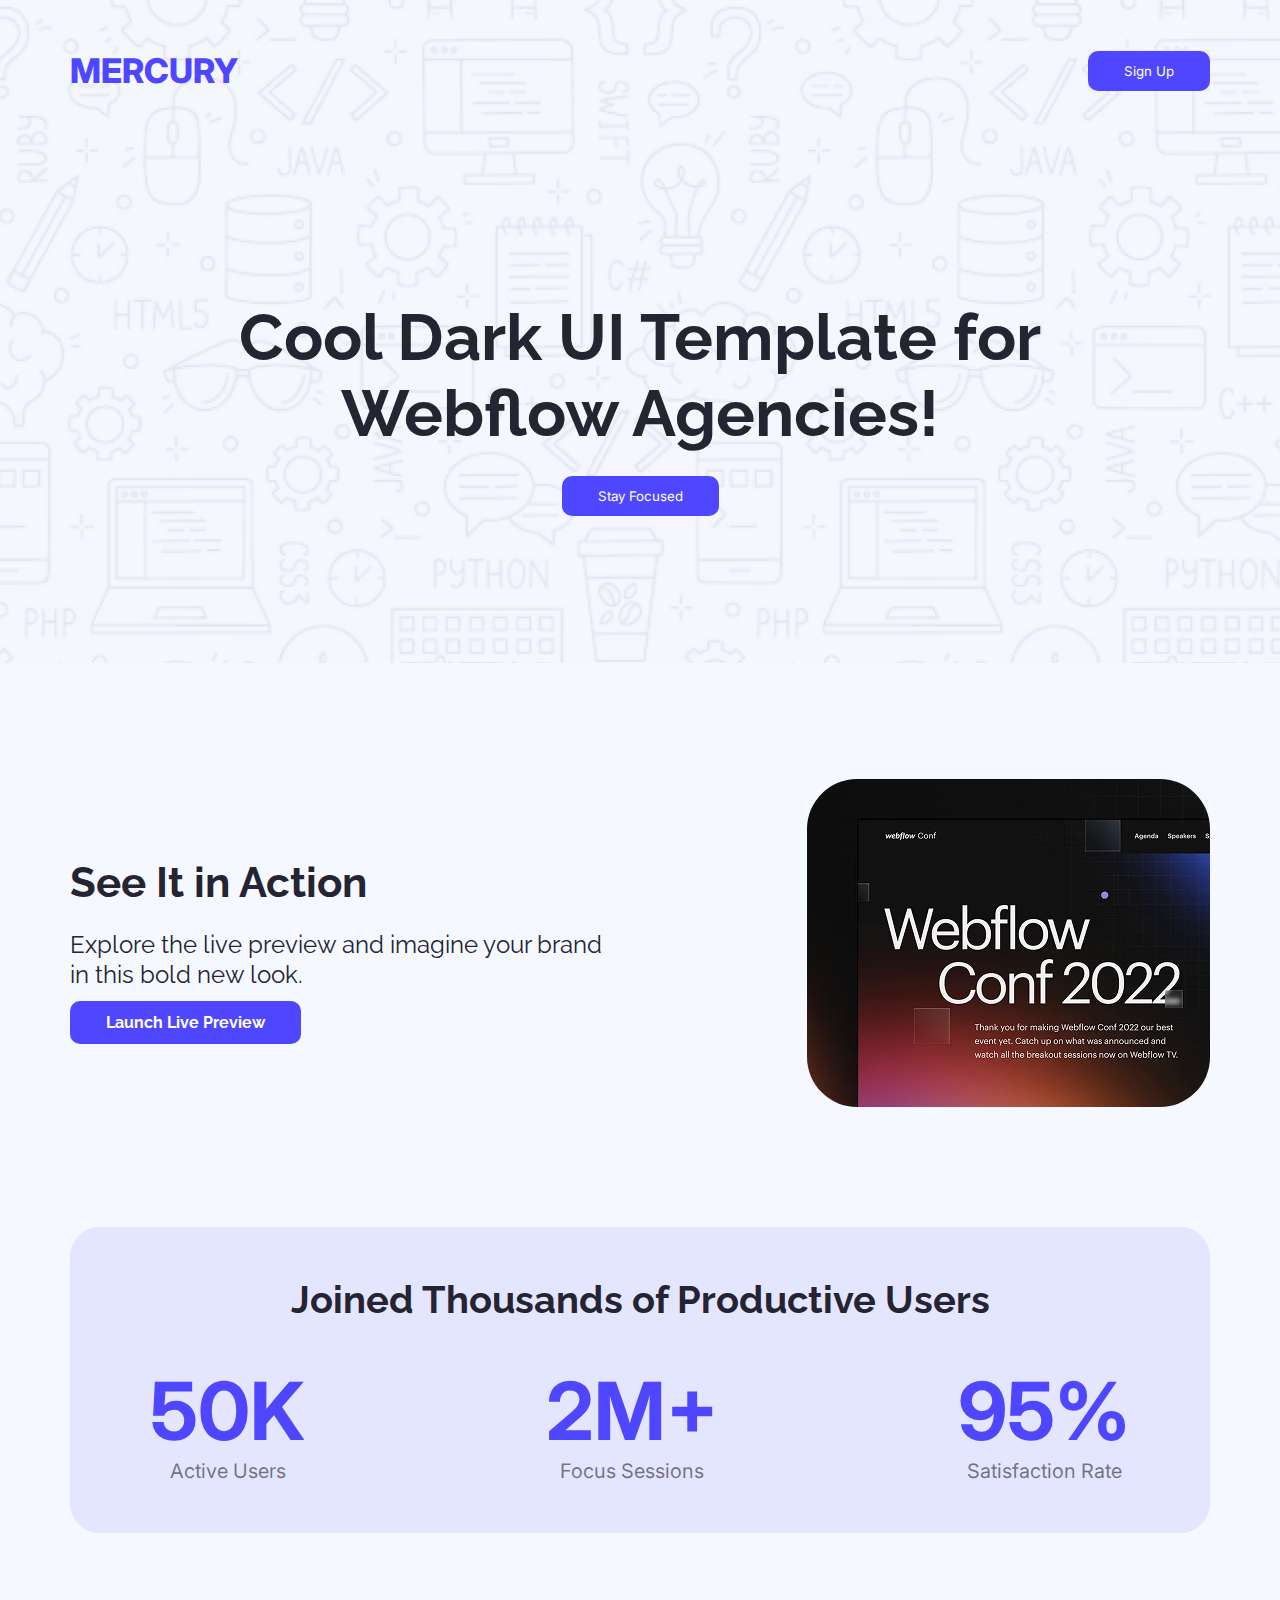
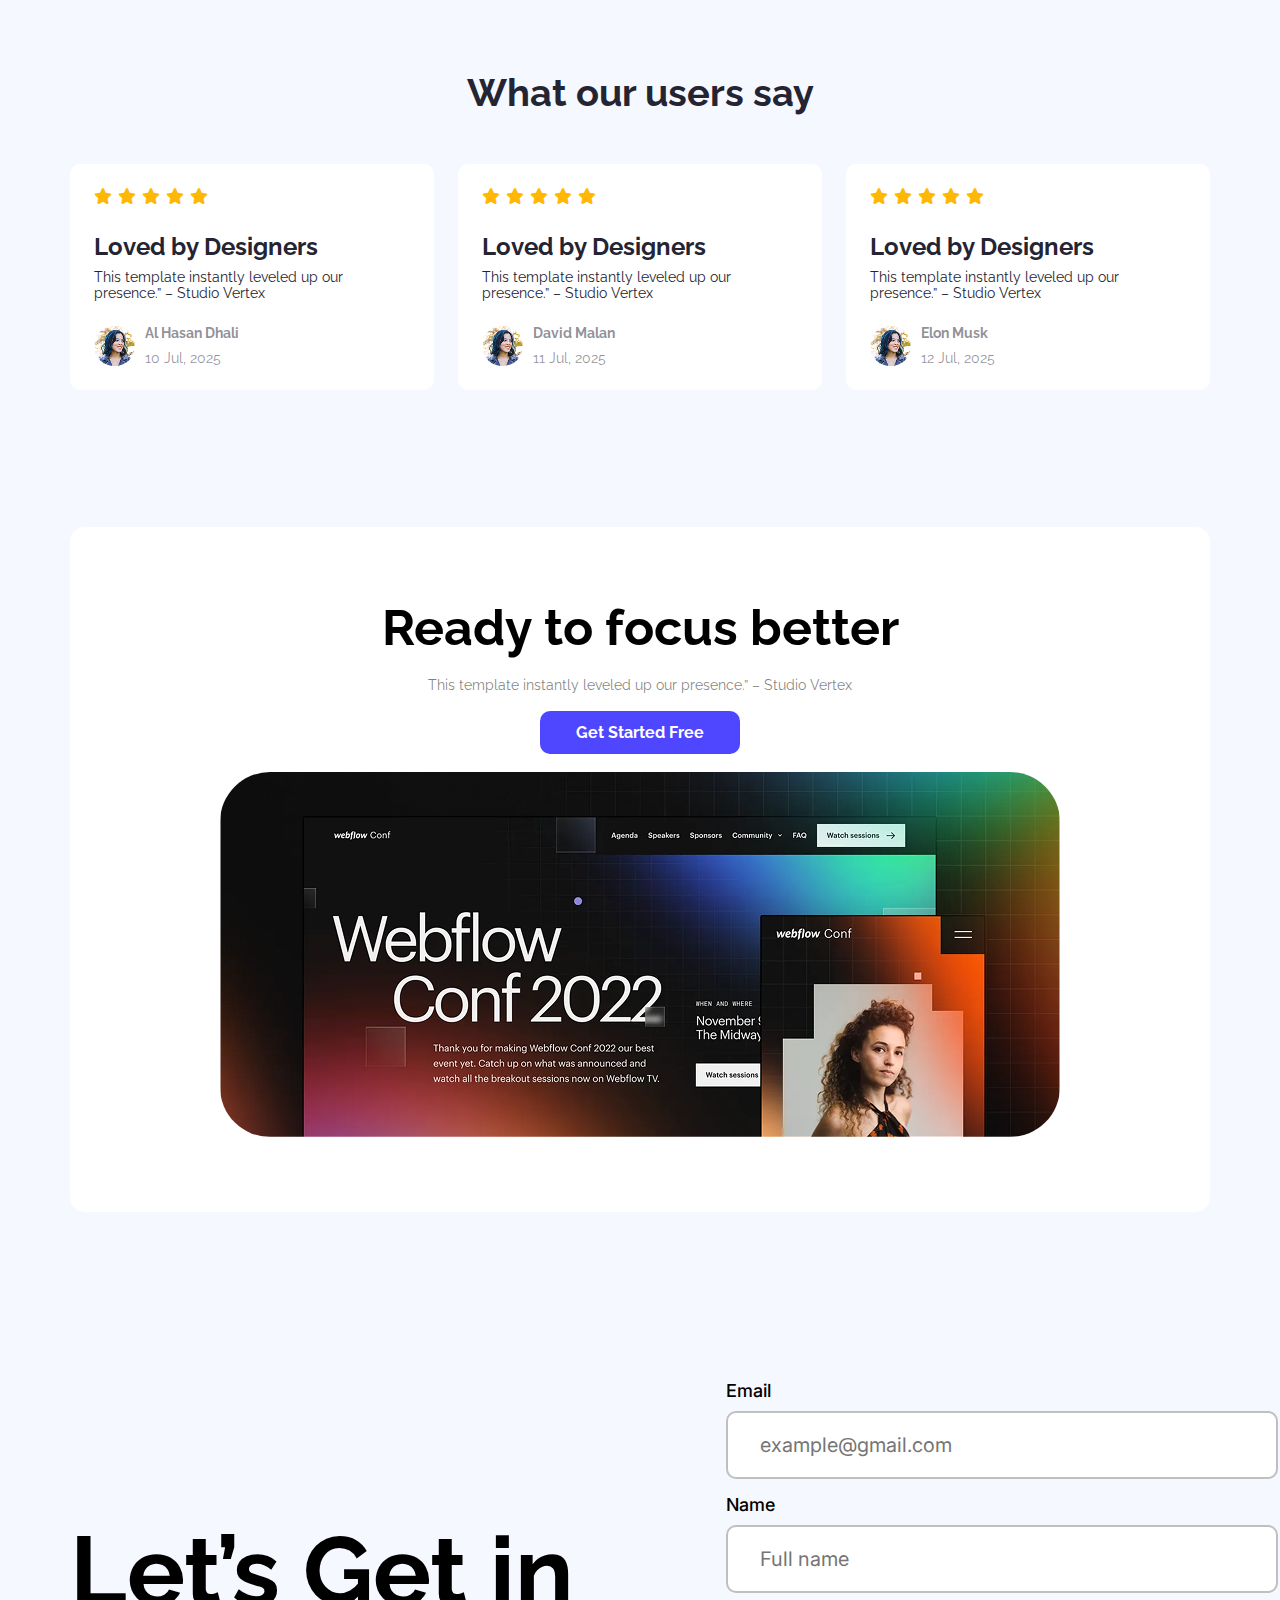
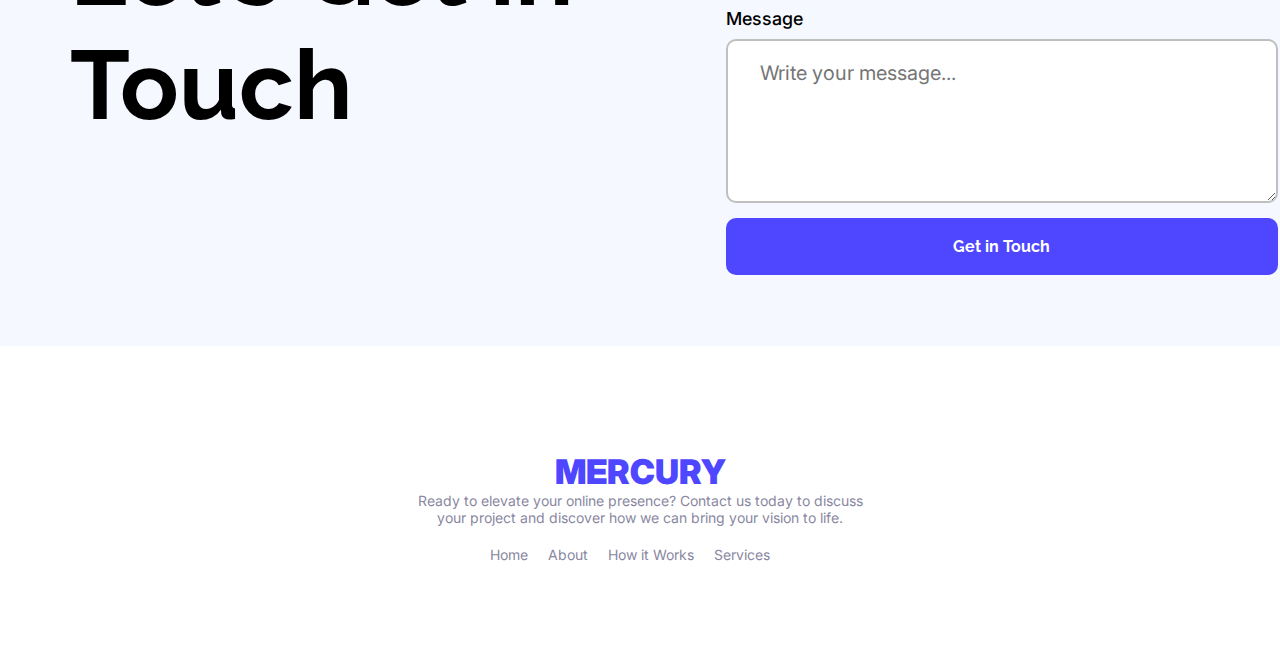
<file: index.html>
<!DOCTYPE html>
<html lang="en">
  <head>
    <meta charset="UTF-8" />
    <meta name="viewport" content="width=device-width, initial-scale=1.0" />
    <title>Mercury</title>
    <link rel="preconnect" href="https://fonts.googleapis.com" />
    <link rel="preconnect" href="https://fonts.gstatic.com" crossorigin />
    <link
      href="https://fonts.googleapis.com/css2?family=Alfa+Slab+One&family=Inter:ital,opsz,wght@0,14..32,100..900;1,14..32,100..900&family=Pacifico&display=swap"
      rel="stylesheet"
    />
    <link
      href="https://fonts.googleapis.com/css2?family=Raleway:ital,wght@0,100..900;1,100..900&display=swap"
      rel="stylesheet"
    />
    <link
      rel="stylesheet"
      href="https://cdnjs.cloudflare.com/ajax/libs/font-awesome/6.5.0/css/all.min.css"
    />
    <link rel="shortcut icon" href="./Assets/favicon.ico" type="image/x-icon" />
    <link rel="stylesheet" href="css/style.css" />
  </head>
  <body>
    <!-- Header Section  -->
    <header>
      <!-- Navbar Secction -->
      <nav>
        <div class="container">
          <div class="logo">
            <h1><a href="index.html" class="primary-color">Mercury</a></h1>
          </div>
          <button><a href="#">Sign Up</a></button>
        </div>
      </nav>
      <!-- Banner Section -->
      <section>
        <div class="banner">
          <h1>
            Cool Dark UI Template for<br />
            Webflow Agencies!
          </h1>
          <button><a href="#">Stay Focused</a></button>
        </div>
      </section>
    </header>

    <!-- Main Section -->
    <main>
      <!-- Action Section -->
      <section class="action">
        <div class="container">
          <div class="ls">
            <h3>See It in Action</h3>
            <p>
              Explore the live preview and imagine your brand in this bold new
              look.
            </p>
            <button>
              <a href="#">Launch Live Preview</a>
            </button>
          </div>
          <div class="rs">
            <img src="./Assets/wc-mini.png" alt="wc-mini" />
          </div>
        </div>
      </section>
      <!-- Productive Users Section -->
      <section class="user">
        <div class="container">
          <div class="user-sec">
            <h3>Joined Thousands of Productive Users</h3>
            <div class="num">
              <div class="each">
                <h1 class="primary-color">50K</h1>
                <p>Active users</p>
              </div>
              <div class="each">
                <h1 class="primary-color">2m+</h1>
                <p>Focus sessions</p>
              </div>
              <div class="each">
                <h1 class="primary-color">95%</h1>
                <p>Satisfaction Rate</p>
              </div>
            </div>
          </div>
        </div>
      </section>
      <!-- Feedback Section (CHALLENGES PART) -->
      <section class="feedback">
        <div class="container-2">
          <h3>What our users say</h3>
        </div>
        <div class="container-3">
          <div class="person">
            <div class="card">
              <div class="stars">
                <i class="fa-solid fa-star"></i>
                <i class="fa-solid fa-star"></i>
                <i class="fa-solid fa-star"></i>
                <i class="fa-solid fa-star"></i>
                <i class="fa-solid fa-star"></i>
              </div>
              <h4>Loved by Designers</h4>
              <p>
                This template instantly leveled up our <br />presence.” – Studio
                Vertex
              </p>
              <div class="profile">
                <img src="./Assets/avatar.png" alt="avatar" />
                <div class="details">
                  <h5><a href="#">Al Hasan Dhali</a></h5>
                  <p>10 Jul, 2025</p>
                </div>
              </div>
            </div>
            <div class="card">
              <div class="stars">
                <i class="fa-solid fa-star"></i>
                <i class="fa-solid fa-star"></i>
                <i class="fa-solid fa-star"></i>
                <i class="fa-solid fa-star"></i>
                <i class="fa-solid fa-star"></i>
              </div>
              <h4>Loved by Designers</h4>
              <p>
                This template instantly leveled up our <br />presence.” – Studio
                Vertex
              </p>
              <div class="profile">
                <img src="./Assets/avatar.png" alt="avatar" />
                <div class="details">
                  <h5><a href="#">David Malan</a></h5>
                  <p>11 Jul, 2025</p>
                </div>
              </div>
            </div>
            <div class="card">
              <div class="stars">
                <i class="fa-solid fa-star"></i>
                <i class="fa-solid fa-star"></i>
                <i class="fa-solid fa-star"></i>
                <i class="fa-solid fa-star"></i>
                <i class="fa-solid fa-star"></i>
              </div>
              <h4>Loved by Designers</h4>
              <p>
                This template instantly leveled up our <br />presence.” – Studio
                Vertex
              </p>
              <div class="profile">
                <img src="./Assets/avatar.png" alt="avatar" />
                <div class="details">
                  <h5><a href="#">Elon Musk</a></h5>
                  <p>12 Jul, 2025</p>
                </div>
              </div>
            </div>
          </div>
        </div>
      </section>
      <!-- Get Start Section -->
      <section class="get-start">
        <div class="container">
          <div class="start-sec">
            <h1>Ready to focus better</h1>
            <p>
              This template instantly leveled up our presence.” – Studio Vertex
            </p>
            <button><a href="#">Get Started Free</a></button>
            <img src="./Assets/wc-big.png" alt="wc-big" />
          </div>
        </div>
      </section>
      <!-- Get in Touch Section -->
      <section class="get-touch">
        <div class="container">
          <h1>Let’s Get in Touch</h1>
          <form action="/" method="post">
            <label for="email">Email</label>
            <input
              type="email"
              name="email"
              id="email"
              placeholder="example@gmail.com"
            />
            <label for="name">Name</label>
            <input type="text" name="name" id="name" placeholder="Full name" />
            <label for="message">Message</label>
            <textarea
              name="message"
              id="message"
              rows="5"
              placeholder="Write your message..."
            ></textarea>
            <button type="submit">Get in Touch</button>
          </form>
        </div>
      </section>
    </main>
    <!-- Footer Section -->
    <footer class="foot">
      <h1><a href="index.html" class="primary-color">Mercury</a></h1>
      <p>
        Ready to elevate your online presence? Contact us today to discuss
        <br />your project and discover how we can bring your vision to life.
      </p>
      <ul>
        <li><a href="index.html">Home</a></li>
        <li><a href="#">About</a></li>
        <li><a href="#">How it Works</a></li>
        <li><a href="#">Services</a></li>
      </ul>
    </footer>
  </body>
</html>
</file>
<file: css/style.css>
/* General CSS Start */
* {
  margin: 0;
  padding: 0;
}

ul,
li,
a {
  text-decoration: none;
}

button {
  border: none;
}

.primary-color {
  color: #4e47ff;
}

body {
  background: #f5f8ff;
}
/* General CSS End */

/* Header CSS Start */
header {
  background: url(../Assets/Hero-bg.png) no-repeat center center;
  background-size: cover;
}

nav {
  padding: 50px 0;
}

.container {
  margin: 0 auto;
  width: 1140px;
  display: flex;
  justify-content: space-between;
}

nav .container .logo h1 {
  font-family: "Inter", sans-serif;
  font-size: 34px;
  font-weight: 800;
  text-transform: uppercase;
}

nav .container button a {
  padding: 12px 36px;
  font-family: "Inter", sans-serif;
  background: #4e47ff;
  color: #fff;
  border-radius: 10px;
  transition: 1s;
}

nav .container button a:hover {
  background: yellow;
  color: black;
  padding: 15px 40px;
}

.banner {
  text-align: center;
  padding: 158px 0;
}

.banner h1 {
  font-family: "Raleway", sans-serif;
  font-weight: bold;
  font-size: 65px;
  color: #252432;
}

.banner button {
  margin-top: 37px;
}

.banner button a {
  padding: 12px 36px;
  font-family: "Inter", sans-serif;
  background: #4e47ff;
  color: #fff;
  border-radius: 10px;
  transition: 1s;
}

.banner button a:hover {
  background: yellow;
  color: black;
  padding: 15px 40px;
}
/* Header CSS End */

/* Action CSS Start */
.action {
  padding-top: 116px;
}

.action .container {
  align-items: center;
}

.action .ls {
  padding-right: 205px;
}

.action .ls h3 {
  font-family: "Raleway", sans-serif;
  font-weight: bold;
  font-size: 42px;
  color: #252432;
}

.action .ls p {
  margin-top: 23px;
  font-family: "Raleway", sans-serif;
  font-size: 24px;
  color: #252432;
  line-height: 30px;
}

.action .ls button {
  margin-top: 23px;
}

.action .ls button a {
  font-family: "Raleway", sans-serif;
  font-weight: bold;
  font-size: 16px;
  transition: 1s;
  padding: 12px 36px;
  background: #4e47ff;
  color: #fff;
  border-radius: 10px;
  transition: 1s;
}

.action .ls button a:hover {
  background: yellow;
  color: black;
  padding: 15px 40px;
}

.action .rs img {
  border-radius: 50px;
}
/* Action CSS End */

/* User CSS Start */
.user {
  padding-top: 116px;
}

.user .container .user-sec {
  width: 100%;
  padding: 50px 80px;
  background: #4e47ff1a;
  border-radius: 30px;
  text-align: center;
}

.user .user-sec h3 {
  font-family: "Raleway", sans-serif;
  font-weight: bold;
  font-size: 38px;
  color: #252432;
  margin-bottom: 40px;
}

.user .user-sec .num {
  display: flex;
  justify-content: space-between;
}

.user .user-sec .num .each h1 {
  font-family: "Inter", sans-serif;
  font-size: 80px;
  font-weight: bold;
  text-transform: uppercase;
}

.user .user-sec .num .each p {
  font-family: "Inter", sans-serif;
  font-size: 20px;
  color: #00000080;
  text-transform: capitalize;
}
/* User CSS End */

/* Feedback CSS Start */
.feedback {
  margin-top: 137px;
}

.feedback .container-2 {
  margin: 0 auto;
  width: 1140px;
  text-align: center;
}

.feedback .container-3 {
  margin: 0 auto;
  width: 1140px;
}

.feedback h3 {
  font-family: "Raleway", sans-serif;
  font-weight: bold;
  font-size: 38px;
  color: #252432;
  margin-bottom: 49px;
}

.feedback .container .person {
  display: flex;
  justify-content: space-between;
}

.feedback .person .card {
  display: inline-block;
  padding: 24px;
  width: 27.72%;
  border-radius: 10px;
  background: #fff;
  margin-right: 20px;
}

.feedback .person .card:last-child {
  margin-right: 0;
}

.feedback .person .card .stars i {
  width: 20px;
  height: 20px;
  color: #ffb805;
}

.feedback .person .card h4 {
  font-family: "Raleway", sans-serif;
  font-weight: bold;
  font-size: 24px;
  color: #252432;
  margin-top: 24px;
}

.feedback .person .card p {
  margin-top: 8px;
  font-family: "Raleway", sans-serif;
  font-size: 14px;
  color: #252432;
}

.feedback .person .card .profile {
  margin-top: 24px;
  display: flex;
  align-items: center;
}

.feedback .person .card .profile img {
  border-radius: 50%;
  margin-right: 10px;
}

.feedback .person .card .details h5 a {
  font-family: "Raleway", sans-serif;
  font-weight: 700;
  font-size: 14px;
  color: #25243283;
  transition: 0.5s;
}

.feedback .person .card .details h5 a:hover {
  color: #000;
}

.feedback .person .card .details p {
  font-family: "Raleway", sans-serif;
  font-size: 14px;
  color: #25243280;
}
/* Feedback CSS End */

/* Get-Start CSS Start */
.get-start {
  margin-top: 137px;
}

.get-start .container .start-sec {
  text-align: center;
  padding: 71px 150px;
  background: #fff;
  border-radius: 15px;
}

.get-start .container .start-sec h1 {
  font-family: "Raleway", sans-serif;
  font-weight: bold;
  font-size: 50px;
  margin-bottom: 20px;
  color: #000;
}

.get-start .container .start-sec p {
  font-family: "Raleway", sans-serif;
  font-size: 14px;
  color: #00000080;
}

.get-start .container .start-sec button {
  margin: 30px 0;
}

.get-start .container .start-sec button a {
  font-family: "Raleway", sans-serif;
  font-weight: bold;
  font-size: 16px;
  transition: 1s;
  padding: 12px 36px;
  background: #4e47ff;
  color: #fff;
  border-radius: 10px;
  transition: 1s;
}

.get-start .container .start-sec button a:hover {
  background: yellow;
  color: black;
  padding: 15px 40px;
}

.get-start .container .start-sec img {
  border-radius: 50px;
}
/* Get-Start CSS End */

/* Get Touch CSS Start */
.get-touch {
  margin-top: 97px;
}

.get-touch .container {
  padding: 71px 0;
  align-items: center;
}

.get-touch .container h1 {
  font-family: "Raleway", sans-serif;
  font-weight: bold;
  font-size: 97px;
  margin-right: 150px;
  width: 45%;
}

.get-touch .container form {
  width: 43%;
}

.get-touch .container form label {
  display: block;
  width: 100%;
  font-family: "Inter", sans-serif;
  font-size: 18px;
  font-weight: 500;
  margin-bottom: 10px;
}

.get-touch .container form input,
textarea {
  display: block;
  width: 100%;
  padding: 20px 32px;
  margin-bottom: 15px;
  border: solid #00000040 2px;
  border-radius: 10px;
  font-family: "Inter", sans-serif;
  font-size: 20px;
  color: #00000080;
}

.get-touch .container form button {
  display: block;
  width: 114%;
  font-family: "Raleway", sans-serif;
  font-weight: bold;
  font-size: 16px;
  padding: 19px 101px;
  background: #4e47ff;
  color: #fff;
  border-radius: 10px;
  transition: 1s;
}

.get-touch .container form button:hover {
  background: yellow;
  color: black;
}
/* Get Touch CSS End */

/* Footer CSS Start */
.foot {
  padding: 105px 0;
  background: #fff;
  text-align: center;
}

.foot h1 a {
  font-family: "Inter", sans-serif;
  font-size: 34px;
  font-weight: 900;
  text-transform: uppercase;
  margin-bottom: 10px;
}

.foot p {
  font-family: "Inter", sans-serif;
  font-size: 14px;
  color: #8987a1;
  margin-bottom: 10px;
}

.foot ul {
  display: flex;
  list-style: none;
  justify-content: center;
  margin-top: 20px;
}

.foot ul li {
  margin-right: 20px;
}

.foot ul li a {
  font-family: "Inter", sans-serif;
  font-size: 14px;
  color: #8987a1;
  transition: 0.7s;
}

.foot ul li a:hover {
  color: #4e47ff;
  font-weight: bold;
}
/* Footer CSS End */
</file>
